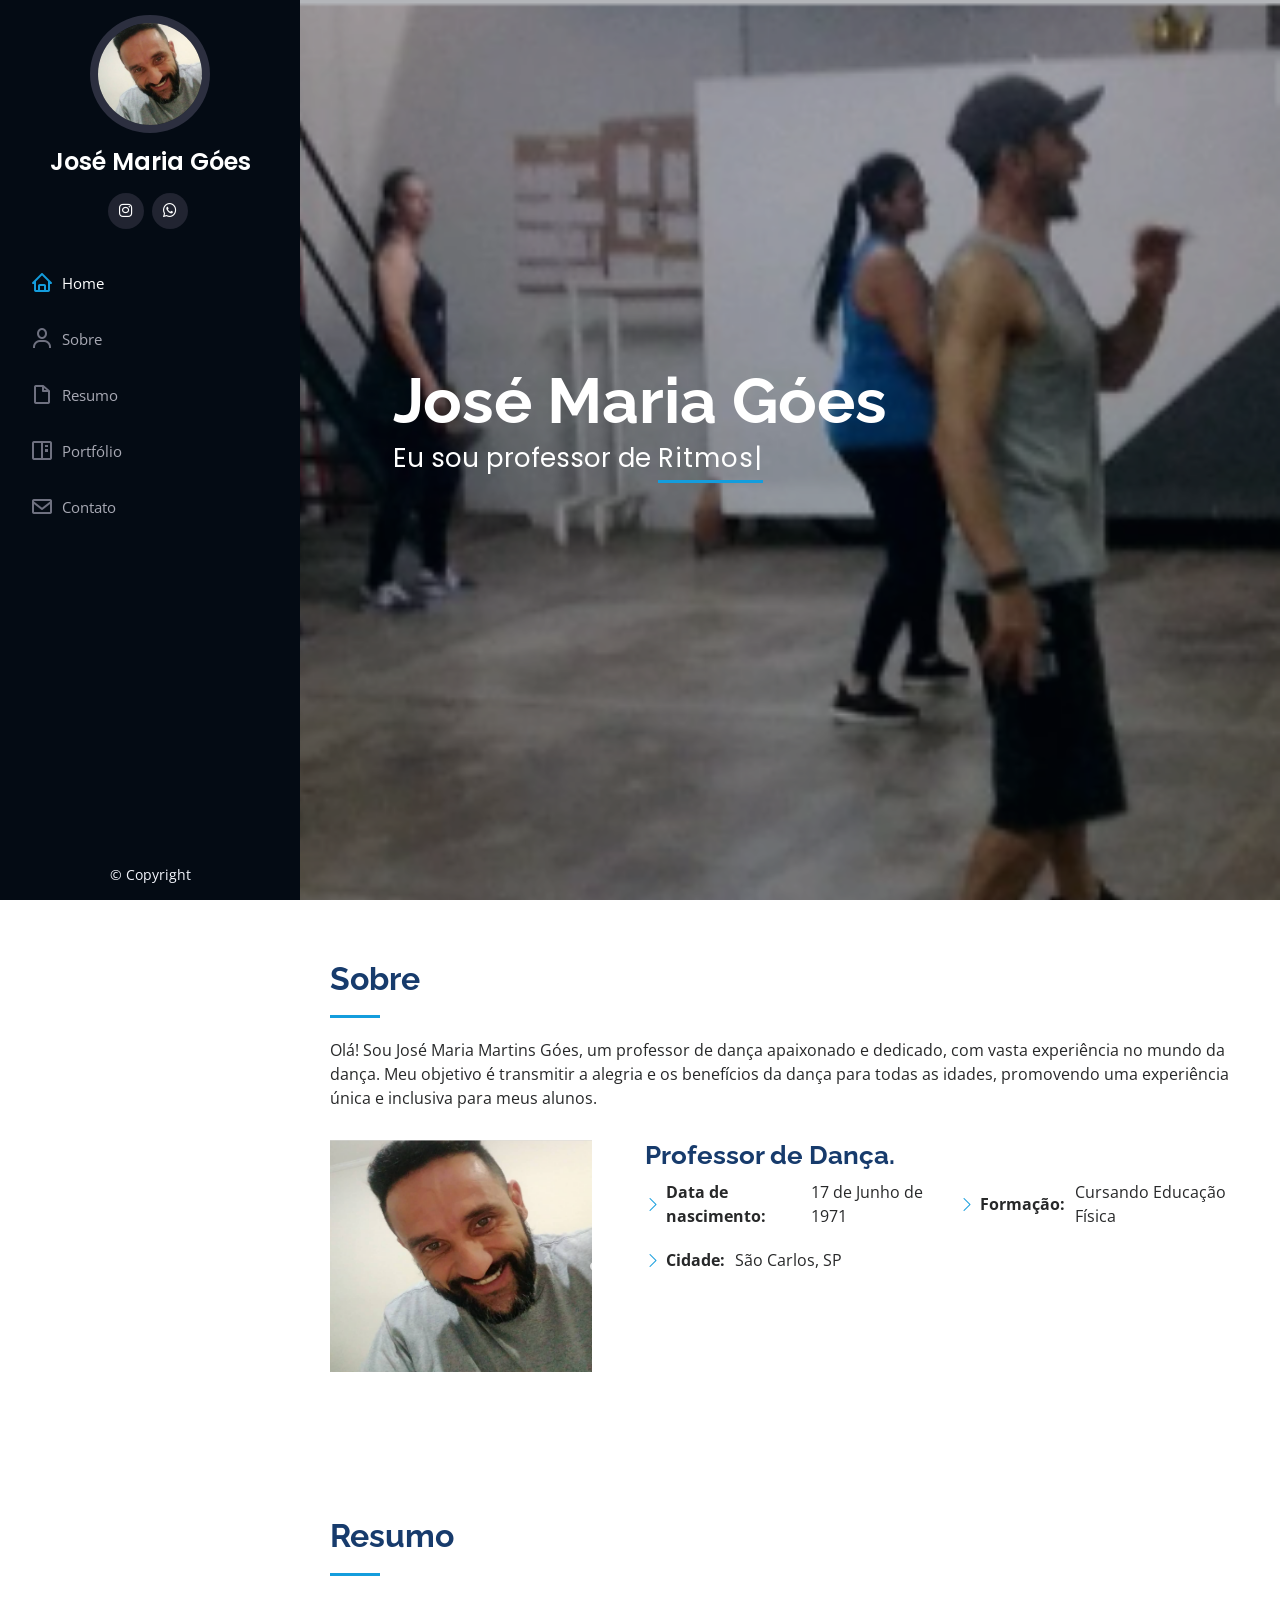
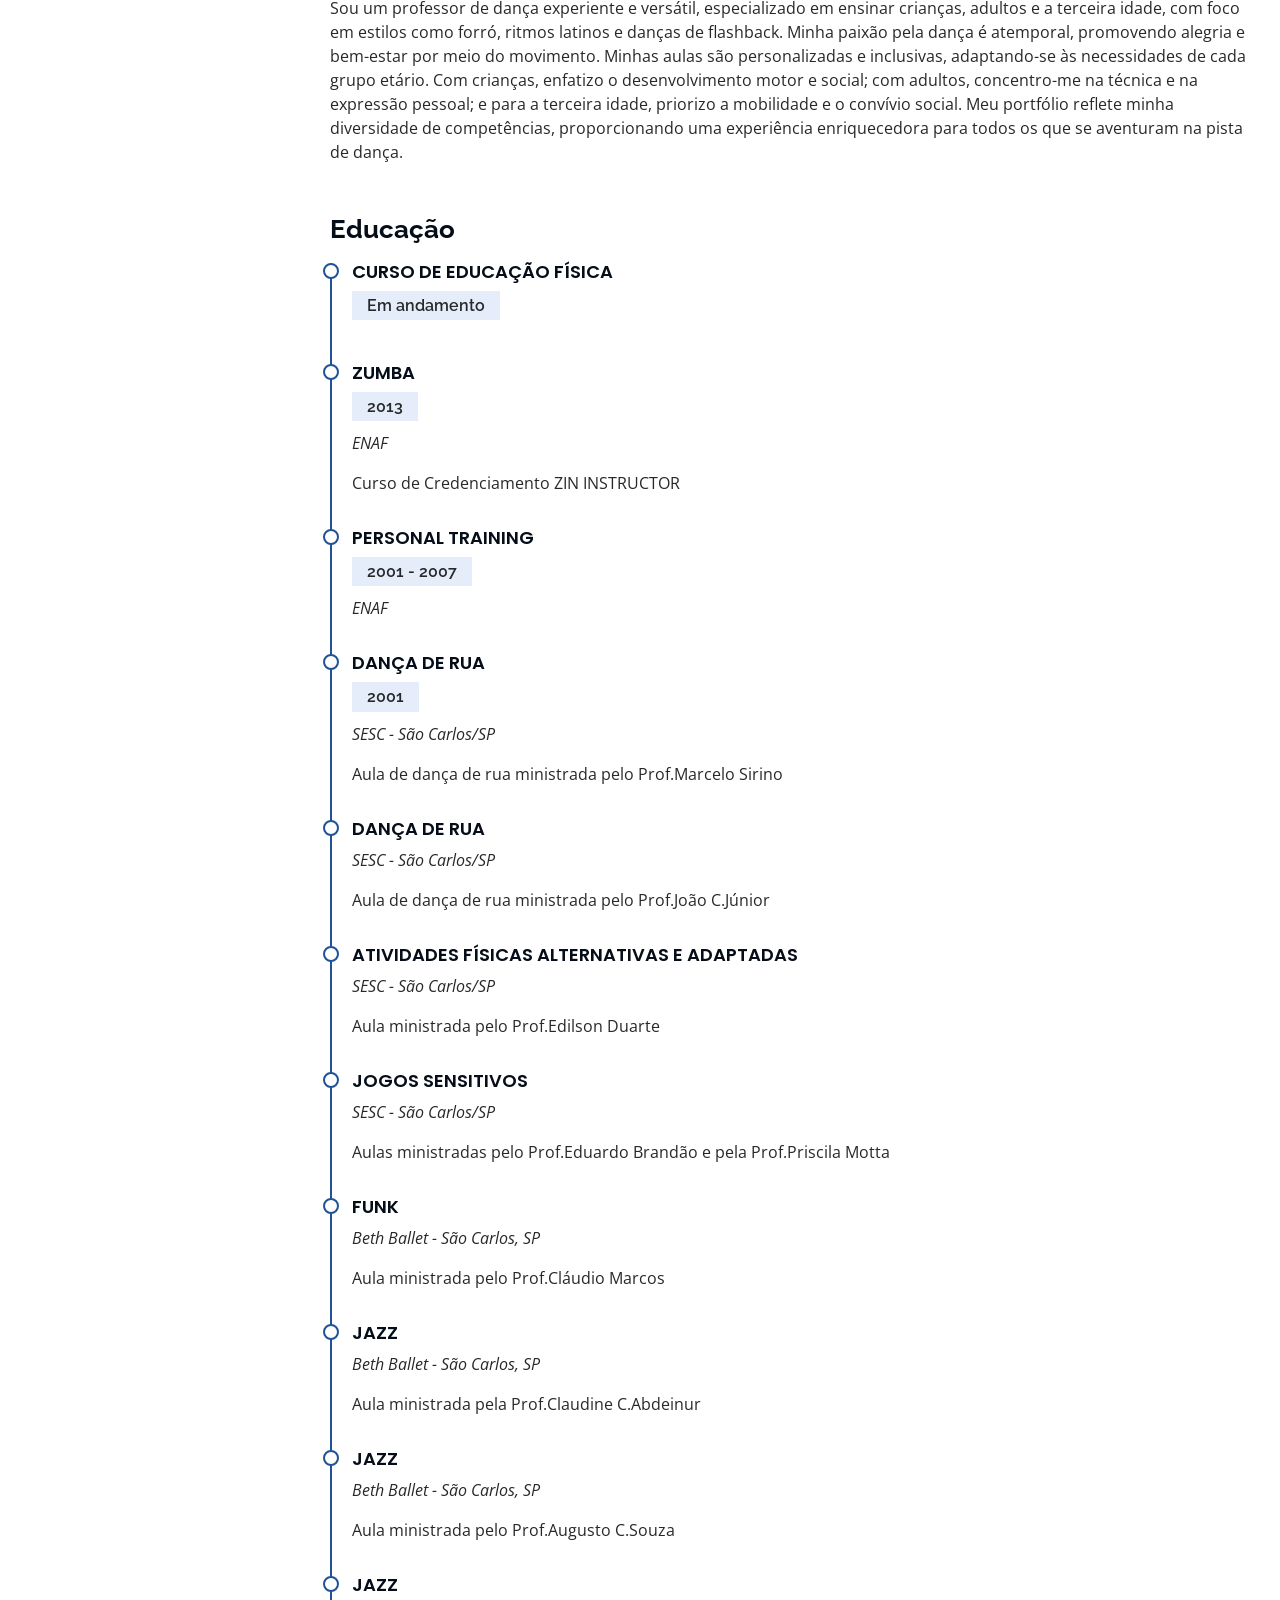
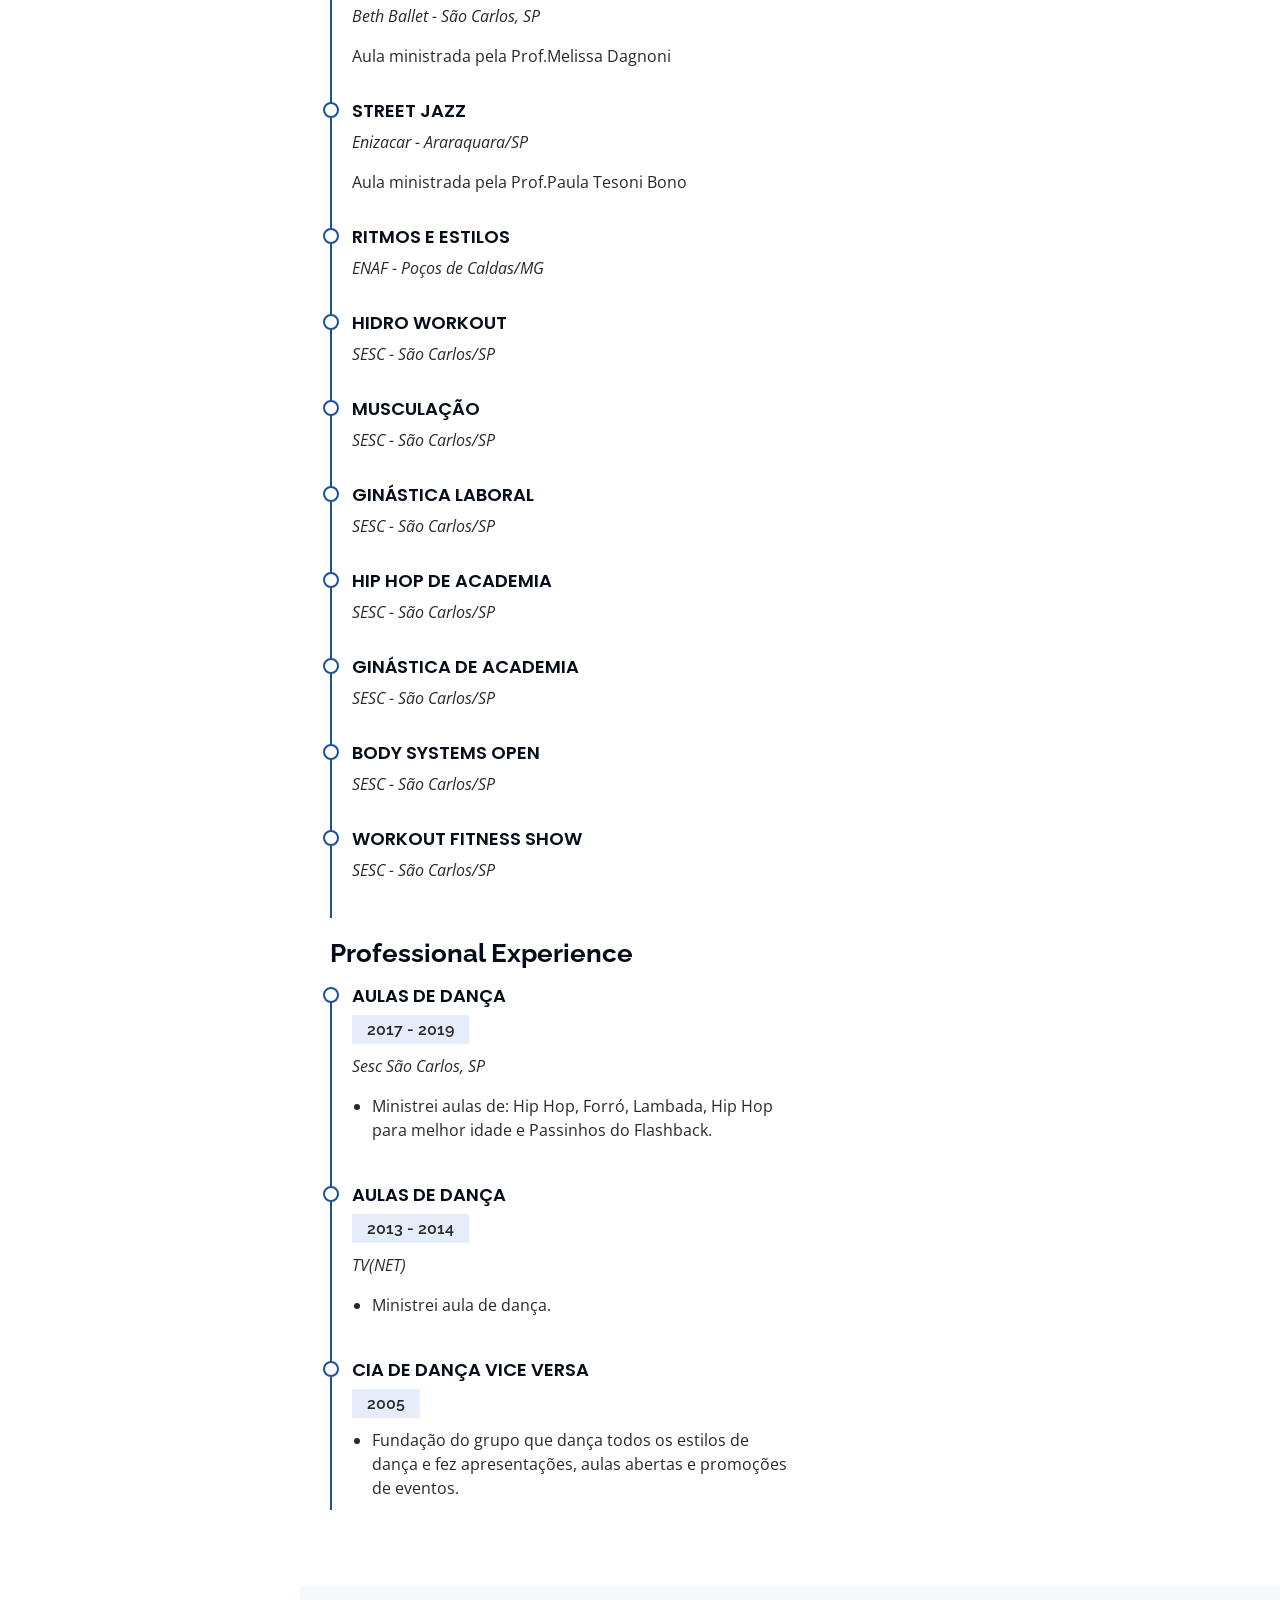
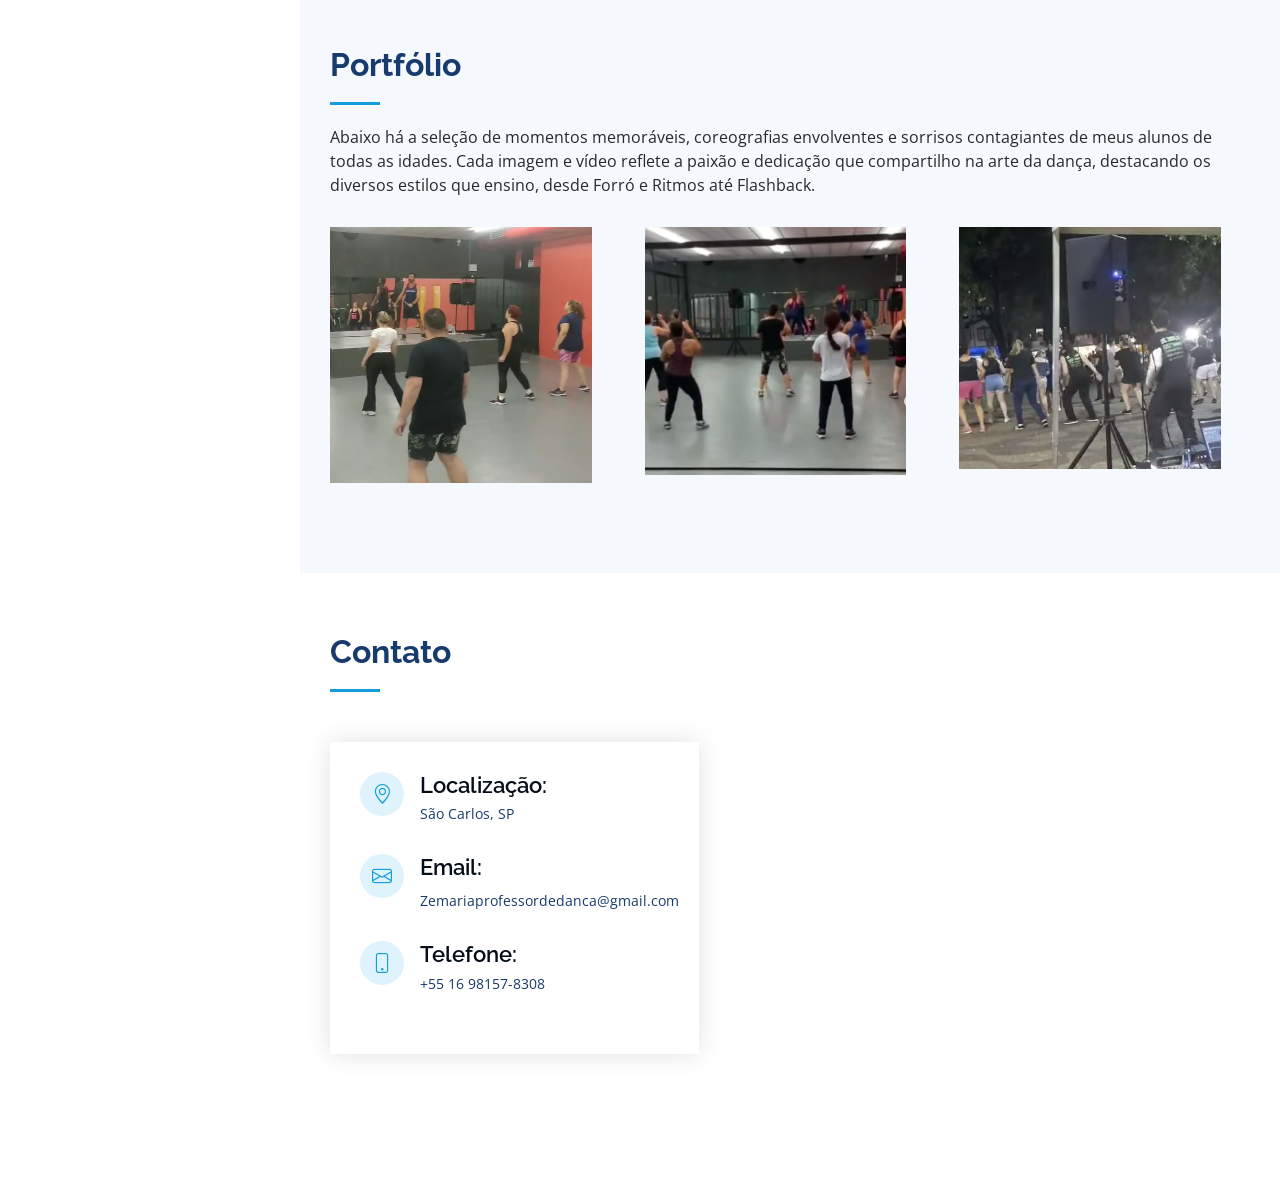
<file: index.html>
<!DOCTYPE html>
<html lang="pt-br">

<head>
  <meta charset="utf-8">
  <meta content="width=device-width, initial-scale=1.0" name="viewport">

  <title>José Maria Góes</title>
  <meta content="" name="description">
  <meta content="" name="keywords">

  <!-- Favicons -->
  <link href="assets/img/favicon.png" rel="icon">
  <link href="assets/img/apple-touch-icon.png" rel="apple-touch-icon">

  <!-- Google Fonts -->
  <link href="https://fonts.googleapis.com/css?family=Open+Sans:300,300i,400,400i,600,600i,700,700i|Raleway:300,300i,400,400i,500,500i,600,600i,700,700i|Poppins:300,300i,400,400i,500,500i,600,600i,700,700i" rel="stylesheet">

  <!-- Vendor CSS Files -->
  <link href="assets/vendor/aos/aos.css" rel="stylesheet">
  <link href="assets/vendor/bootstrap/css/bootstrap.min.css" rel="stylesheet">
  <link href="assets/vendor/bootstrap-icons/bootstrap-icons.css" rel="stylesheet">
  <link href="assets/vendor/boxicons/css/boxicons.min.css" rel="stylesheet">
  <link href="assets/vendor/glightbox/css/glightbox.min.css" rel="stylesheet">
  <link href="assets/vendor/swiper/swiper-bundle.min.css" rel="stylesheet">

  <!-- Template Main CSS File -->
  <link href="assets/css/style.css" rel="stylesheet">

  <!-- =======================================================
  * Template Name: iPortfolio
  * Updated: Sep 18 2023 with Bootstrap v5.3.2
  * Template URL: https://bootstrapmade.com/iportfolio-bootstrap-portfolio-websites-template/
  * Author: BootstrapMade.com
  * License: https://bootstrapmade.com/license/
  ======================================================== -->
</head>

<body>

  <!-- ======= Mobile nav toggle button ======= -->
  <i class="bi bi-list mobile-nav-toggle d-xl-none"></i>

  <!-- ======= Header ======= -->
  <header id="header">
    <div class="d-flex flex-column">

      <div class="profile">
        <img src="assets/img/perfilProf.png" alt="" class="img-fluid rounded-circle">
        <h1 class="text-light"><a href="index.html">José Maria Góes</a></h1>
        <div class="social-links mt-3 text-center">

          <a href="https://www.instagram.com/zemariaprofessordedanca/" class="instagram"><i class="bx bxl-instagram"></i></a>

          <a href="https://wa.me/5516981578308?text=Olá%2C%20como%20vai%3F%20Vi%20seu%20portfólio%20e%20estou%20entrando%20em%20contato"><i class="bx bxl-whatsapp"></i></a>
        </div>
      </div>

      <nav id="navbar" class="nav-menu navbar">
        <ul>
          <li><a href="#hero" class="nav-link scrollto active"><i class="bx bx-home"></i> <span>Home</span></a></li>
          <li><a href="#about" class="nav-link scrollto"><i class="bx bx-user"></i> <span>Sobre</span></a></li>
          <li><a href="#resume" class="nav-link scrollto"><i class="bx bx-file-blank"></i> <span>Resumo</span></a></li>
          <li><a href="#portfolio" class="nav-link scrollto"><i class="bx bx-book-content"></i> <span>Portfólio</span></a></li>
          <li><a href="#contact" class="nav-link scrollto"><i class="bx bx-envelope"></i> <span>Contato</span></a></li>
        </ul>
      </nav><!-- .nav-menu -->
    </div>
  </header><!-- End Header -->

  <!-- ======= Hero Section ======= -->
  <section id="hero" class="d-flex flex-column justify-content-center align-items-center">
    <div class="hero-container" data-aos="fade-in">
      <h1>José Maria Góes</h1>
      <p>Eu sou professor de <span class="typed" data-typed-items="Ritmos, Flashback, Forró, "></span></p>
    </div>
  </section><!-- End Hero -->

  <main id="main">

    <!-- ======= About Section ======= -->
    <section id="about" class="about">
      <div class="container">

        <div class="section-title">
          <h2>Sobre</h2>
          <p> 
            Olá! Sou José Maria Martins Góes, um professor de dança apaixonado e dedicado, com vasta experiência no mundo da dança. Meu objetivo é transmitir a alegria e os benefícios da dança para todas as idades, promovendo uma experiência única e inclusiva para meus alunos.
            </p>
        </div>

        <div class="row">
          <div class="col-lg-4" data-aos="fade-right">
            <img src="assets/img/perfilProf.png" class="img-fluid" alt="">
          </div>
          <div class="col-lg-8 pt-4 pt-lg-0 content" data-aos="fade-left">
            <h3>Professor de Dança.</h3>
            <div class="row">
              <div class="col-lg-6">
                <ul>
                  <li><i class="bi bi-chevron-right"></i> <strong>Data de nascimento:</strong> <span>17 de Junho de 1971</span></li>
                  <li><i class="bi bi-chevron-right"></i> <strong>Cidade:</strong> <span>São Carlos, SP</span></li>
                </ul>
              </div>
              <div class="col-lg-6">
                <ul>
                  <li><i class="bi bi-chevron-right"></i> <strong>Formação:</strong><span> Cursando Educação Física</span></li>
                </ul>
              </div>
            </div>
          </div>
        </div>

      </div>
    </section><!-- End About Section -->


    <!-- ======= Resume Section ======= -->
    <section id="resume" class="resume">
      <div class="container">

        <div class="section-title">
          <h2>Resumo</h2>
          Sou um professor de dança experiente e versátil, especializado em ensinar crianças, adultos e a terceira idade, com foco em estilos como forró, ritmos latinos e danças de flashback. Minha paixão pela dança é atemporal, promovendo alegria e bem-estar por meio do movimento. Minhas aulas são personalizadas e inclusivas, adaptando-se às necessidades de cada grupo etário. Com crianças, enfatizo o desenvolvimento motor e social; com adultos, concentro-me na técnica e na expressão pessoal; e para a terceira idade, priorizo a mobilidade e o convívio social. Meu portfólio reflete minha diversidade de competências, proporcionando uma experiência enriquecedora para todos os que se aventuram na pista de dança.
        </div>

            <h3 class="resume-title">Educação</h3>
            <div class="resume-item">
              <h4>Curso de Educação Física</h4>
              <h5>Em andamento</h5>
              <p><em> </em></p>
              <p> </p>
            </div>

              <div class="resume-item">
                <h4>Zumba</h4>
                <h5>2013</h5>
                <p><em> ENAF</em></p>
                <p> Curso de Credenciamento ZIN INSTRUCTOR</p>
              </div>
              
              <div class="resume-item">
                <h4>Personal Training</h4>
                <h5>2001 - 2007</h5>
                <p><em>ENAF</em></p>
              </div>
            
            <div class="resume-item">
              <h4>Dança de Rua</h4>
              <h5>2001</h5>
              <p><em> SESC - São Carlos/SP</em></p>
              <p> Aula de dança de rua ministrada pelo Prof.Marcelo Sirino</p>
            </div>

            <div class="resume-item">
              <h4>Dança de Rua</h4>
              <p><em> SESC - São Carlos/SP</em></p>
              <p> Aula de dança de rua ministrada pelo Prof.João C.Júnior</p>
            </div>
            <div class="resume-item">
              <h4>Atividades Físicas Alternativas e Adaptadas</h4>
              <p><em> SESC - São Carlos/SP</em></p>
              <p> Aula ministrada pelo Prof.Edilson Duarte</p>
            </div>
            <div class="resume-item">
              <h4>Jogos Sensitivos</h4>
              <p><em> SESC - São Carlos/SP</em></p>
              <p> Aulas ministradas pelo Prof.Eduardo Brandão e pela Prof.Priscila Motta</p>
            </div>
          <div class="resume-item">
            <h4>Funk</h4>
            <p><em> Beth Ballet - São Carlos, SP</em></p>
            <p> Aula ministrada pelo Prof.Cláudio Marcos</p>
          </div>
          <div class="resume-item">
            <h4>Jazz</h4>
            <p><em> Beth Ballet - São Carlos, SP</em></p>
            <p> Aula ministrada pela Prof.Claudine C.Abdeinur</p>
          </div>
          <div class="resume-item">
            <h4>Jazz</h4>
            <p><em> Beth Ballet - São Carlos, SP</em></p>
            <p> Aula ministrada pelo Prof.Augusto C.Souza</p>
          </div>
          <div class="resume-item">
            <h4>Jazz</h4>
            <p><em> Beth Ballet - São Carlos, SP</em></p>
            <p> Aula ministrada pela Prof.Melissa Dagnoni</p>
          </div>
          <div class="resume-item">
            <h4>Street Jazz</h4>
            <p><em> Enizacar - Araraquara/SP</em></p>
            <p> Aula ministrada pela Prof.Paula Tesoni Bono</p>
          </div>
          <div class="resume-item">
            <h4>Ritmos e estilos</h4>
            <p><em> ENAF - Poços de Caldas/MG</em></p>
          </div>
          <div class="resume-item">
            <h4>Hidro Workout</h4>
            <p><em> SESC - São Carlos/SP</em></p>
          </div>
          <div class="resume-item">
            <h4>Musculação</h4>
            <p><em> SESC - São Carlos/SP</em></p>
          </div>
          <div class="resume-item">
            <h4>Ginástica Laboral</h4>
            <p><em> SESC - São Carlos/SP</em></p>
          </div>
          <div class="resume-item">
            <h4>Hip Hop de academia</h4>
            <p><em> SESC - São Carlos/SP</em></p>
          </div>
          <div class="resume-item">
            <h4>Ginástica de academia</h4>
            <p><em> SESC - São Carlos/SP</em></p>
          </div>
          <div class="resume-item">
            <h4>Body Systems Open</h4>
            <p><em> SESC - São Carlos/SP</em></p>
          </div>
          <div class="resume-item">
            <h4>Workout Fitness Show</h4>
            <p><em> SESC - São Carlos/SP</em></p>
          </div>
       
         
          <div class="col-lg-6" data-aos="fade-up" data-aos-delay="100">
            <h3 class="resume-title">Professional Experience</h3>
            <div class="resume-item">
              <h4> Aulas de dança</h4>
              <h5>2017 - 2019</h5>
              <p><em>Sesc São Carlos, SP</em></p>
              <ul>
                <li>Ministrei aulas de: Hip Hop, Forró, Lambada, Hip Hop para melhor idade e Passinhos do Flashback.</li>
              </ul>
            </div>
            <div class="resume-item">
              <h4>Aulas de dança</h4>
              <h5>2013 - 2014</h5>
              <p><em> TV(NET)</em></p>
              <ul>
                <li>Ministrei aula de dança.</li>
              </ul>
            </div>
            <div class="resume-item">
              <h4>Cia de Dança Vice Versa</h4>
              <h5>2005</h5>
              <ul>
                <li>Fundação do grupo que dança todos os estilos de dança e fez apresentações, aulas abertas e promoções de eventos.</li>
              </ul>
            </div>

      </div>
    </section><!-- End Resume Section -->

    <!-- ======= Portfolio Section ======= -->
    <section id="portfolio" class="portfolio section-bg">
      <div class="container">

        <div class="section-title">
          <h2>Portfólio</h2>
          <p> Abaixo há a seleção de momentos memoráveis, coreografias envolventes e sorrisos contagiantes de meus alunos de todas as idades. Cada imagem e vídeo reflete a paixão e dedicação que compartilho na arte da dança, destacando os diversos estilos que ensino, desde Forró e Ritmos até Flashback. </p>
        </div>

        <div class="row portfolio-container" data-aos="fade-up" data-aos-delay="100">

          <div class="col-lg-4 col-md-6 portfolio-item filter-app">
            <div class="portfolio-wrap">
              <img src="assets/img/portfolio/evento1.png" class="img-fluid" alt="">
              <div class="portfolio-links">
                <a href="portfolio-details.html" ><i class="bx bx-plus"></i></a>
              </div>
            </div>
          </div>

          <div class="col-lg-4 col-md-6 portfolio-item filter-web">
            <div class="portfolio-wrap">
              <img src="assets/img/portfolio/evento4.png" class="img-fluid" alt="">
              <div class="portfolio-links">
                <a href="portfolio-details.html" ><i class="bx bx-plus"></i></a>
              </div>
            </div>
          </div>

          <div class="col-lg-4 col-md-6 portfolio-item filter-app">
            <div class="portfolio-wrap">
              <img src="assets/img/portfolio/evento5.png" class="img-fluid" alt="">
              <div class="portfolio-links">
                <a href="portfolio-details.html" ><i class="bx bx-plus"></i></a>
              </div>
            </div>
          </div>


        </div>

      </div>
    </section><!-- End Portfolio Section -->
    
    <!-- ======= Contact Section ======= -->
    <section id="contact" class="contact">
      <div class="container">

        <div class="section-title">
          <h2>Contato</h2>
        </div>

        <div class="row" data-aos="fade-in">

          <div class="col-lg-5 d-flex align-items-stretch">
            <div class="info">
              <div class="address">
                <i class="bi bi-geo-alt"></i>
                <h4>Localização:</h4>
                <p>São Carlos, SP</p>
              </div>

              <div class="email">
                <i class="bi bi-envelope"></i>
                <h4>Email:</h4>
                <p>Zemariaprofessordedanca@gmail.com</p>
              </div>

              <div class="phone">
                <i class="bi bi-phone"></i>
                <h4>Telefone:</h4>
                <p>+55 16 98157-8308</p>
              </div>

            </div>

          </div>

    </section><!-- End Contact Section -->

  </main><!-- End #main -->

  <!-- ======= Footer ======= -->
  <footer id="footer">
    <div class="container">
      <div class="copyright">
        &copy; Copyright <strong></strong>
      </div>
    </div>
  </footer><!-- End  Footer -->

  <a href="#" class="back-to-top d-flex align-items-center justify-content-center"><i class="bi bi-arrow-up-short"></i></a>

  <!-- Vendor JS Files -->
  <script src="assets/vendor/purecounter/purecounter_vanilla.js"></script>
  <script src="assets/vendor/aos/aos.js"></script>
  <script src="assets/vendor/bootstrap/js/bootstrap.bundle.min.js"></script>
  <script src="assets/vendor/glightbox/js/glightbox.min.js"></script>
  <script src="assets/vendor/isotope-layout/isotope.pkgd.min.js"></script>
  <script src="assets/vendor/swiper/swiper-bundle.min.js"></script>
  <script src="assets/vendor/typed.js/typed.umd.js"></script>
  <script src="assets/vendor/waypoints/noframework.waypoints.js"></script>
  <script src="assets/vendor/php-email-form/validate.js"></script>

  <!-- Template Main JS File -->
  <script src="assets/js/main.js"></script>

</body>

</html>
</file>
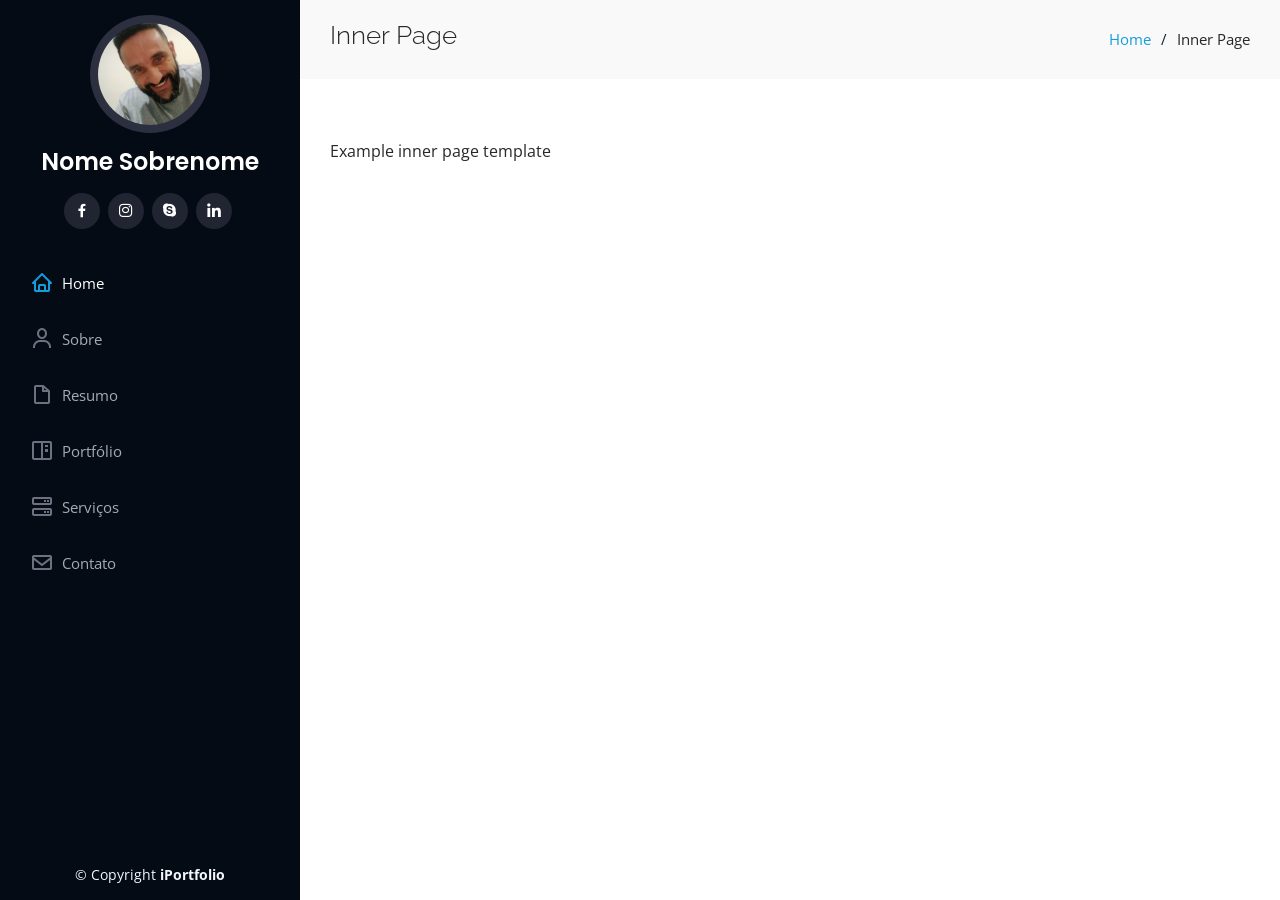
<file: inner-page.html>
<!DOCTYPE html>
<html lang="pt-br">

<head>
  <meta charset="utf-8">
  <meta content="width=device-width, initial-scale=1.0" name="viewport">

  <title>Inner Page - iPortfolio Bootstrap Template</title>
  <meta content="" name="description">
  <meta content="" name="keywords">

  <!-- Favicons -->
  <link href="assets/img/favicon.png" rel="icon">
  <link href="assets/img/apple-touch-icon.png" rel="apple-touch-icon">

  <!-- Google Fonts -->
  <link href="https://fonts.googleapis.com/css?family=Open+Sans:300,300i,400,400i,600,600i,700,700i|Raleway:300,300i,400,400i,500,500i,600,600i,700,700i|Poppins:300,300i,400,400i,500,500i,600,600i,700,700i" rel="stylesheet">

  <!-- Vendor CSS Files -->
  <link href="assets/vendor/aos/aos.css" rel="stylesheet">
  <link href="assets/vendor/bootstrap/css/bootstrap.min.css" rel="stylesheet">
  <link href="assets/vendor/bootstrap-icons/bootstrap-icons.css" rel="stylesheet">
  <link href="assets/vendor/boxicons/css/boxicons.min.css" rel="stylesheet">
  <link href="assets/vendor/glightbox/css/glightbox.min.css" rel="stylesheet">
  <link href="assets/vendor/swiper/swiper-bundle.min.css" rel="stylesheet">

  <!-- Template Main CSS File -->
  <link href="assets/css/style.css" rel="stylesheet">

  <!-- =======================================================
  * Template Name: iPortfolio
  * Updated: Sep 18 2023 with Bootstrap v5.3.2
  * Template URL: https://bootstrapmade.com/iportfolio-bootstrap-portfolio-websites-template/
  * Author: BootstrapMade.com
  * License: https://bootstrapmade.com/license/
  ======================================================== -->
</head>

<body>

  <!-- ======= Mobile nav toggle button ======= -->
  <i class="bi bi-list mobile-nav-toggle d-xl-none"></i>

  <!-- ======= Header ======= -->
  <header id="header">
    <div class="d-flex flex-column">

      <div class="profile">
        <img src="assets/img/perfilProf.png" alt="" class="img-fluid rounded-circle">
        <h1 class="text-light"><a href="index.html">Nome Sobrenome</a></h1>
        <div class="social-links mt-3 text-center">
          <a href="#" class="facebook"><i class="bx bxl-facebook"></i></a>
          <a href="#" class="instagram"><i class="bx bxl-instagram"></i></a>
          <a href="#" class="google-plus"><i class="bx bxl-skype"></i></a>
          <a href="#" class="linkedin"><i class="bx bxl-linkedin"></i></a>
        </div>
      </div>

      <nav id="navbar" class="nav-menu navbar">
        <ul>
          <li><a href="#hero" class="nav-link scrollto active"><i class="bx bx-home"></i> <span>Home</span></a></li>
          <li><a href="#about" class="nav-link scrollto"><i class="bx bx-user"></i> <span>Sobre</span></a></li>
          <li><a href="#resume" class="nav-link scrollto"><i class="bx bx-file-blank"></i> <span>Resumo</span></a></li>
          <li><a href="#portfolio" class="nav-link scrollto"><i class="bx bx-book-content"></i> <span>Portfólio</span></a></li>
          <li><a href="#services" class="nav-link scrollto"><i class="bx bx-server"></i> <span>Serviços</span></a></li>
          <li><a href="#contact" class="nav-link scrollto"><i class="bx bx-envelope"></i> <span>Contato</span></a></li>
        </ul>
      </nav><!-- .nav-menu -->
    </div>
  </header><!-- End Header -->

  <main id="main">

    <!-- ======= Breadcrumbs ======= -->
    <section class="breadcrumbs">
      <div class="container">

        <div class="d-flex justify-content-between align-items-center">
          <h2>Inner Page</h2>
          <ol>
            <li><a href="index.html">Home</a></li>
            <li>Inner Page</li>
          </ol>
        </div>

      </div>
    </section><!-- End Breadcrumbs -->

    <section class="inner-page">
      <div class="container">
        <p>
          Example inner page template
        </p>
      </div>
    </section>

  </main><!-- End #main -->

  <!-- ======= Footer ======= -->
  <footer id="footer">
    <div class="container">
      <div class="copyright">
        &copy; Copyright <strong><span>iPortfolio</span></strong>
      </div>
    </div>
  </footer><!-- End  Footer -->

  <a href="#" class="back-to-top d-flex align-items-center justify-content-center"><i class="bi bi-arrow-up-short"></i></a>

  <!-- Vendor JS Files -->
  <script src="assets/vendor/purecounter/purecounter_vanilla.js"></script>
  <script src="assets/vendor/aos/aos.js"></script>
  <script src="assets/vendor/bootstrap/js/bootstrap.bundle.min.js"></script>
  <script src="assets/vendor/glightbox/js/glightbox.min.js"></script>
  <script src="assets/vendor/isotope-layout/isotope.pkgd.min.js"></script>
  <script src="assets/vendor/swiper/swiper-bundle.min.js"></script>
  <script src="assets/vendor/typed.js/typed.umd.js"></script>
  <script src="assets/vendor/waypoints/noframework.waypoints.js"></script>
  <script src="assets/vendor/php-email-form/validate.js"></script>

  <!-- Template Main JS File -->
  <script src="assets/js/main.js"></script>

</body>

</html>
</file>
<file: assets/css/style.css>
/**
* Template Name: iPortfolio
* Updated: Sep 18 2023 with Bootstrap v5.3.2
* Template URL: https://bootstrapmade.com/iportfolio-bootstrap-portfolio-websites-template/
* Author: BootstrapMade.com
* License: https://bootstrapmade.com/license/
*/

/*--------------------------------------------------------------
# General
--------------------------------------------------------------*/
body {
  font-family: "Open Sans", sans-serif;
  color: #272829;
}

a {
  color: #149ddd;
  text-decoration: none;
}

a:hover {
  color: #37b3ed;
  text-decoration: none;
}

h1,
h2,
h3,
h4,
h5,
h6 {
  font-family: "Raleway", sans-serif;
}
.img-fluid{
  width: 90%; /* Defina a largura desejada */
  max-height: 90%; /* Ajuste a altura máxima desejada */
  }
/*---------------------------------------------------------
# Video

--------------------------------------------------------------*/



.video-custom {
  width: 80%; /* Defina a largura desejada */
  max-height: 66%; /* Ajuste a altura máxima desejada */
}

/*--------------------------------------------------------------
# Back to top button
--------------------------------------------------------------*/
.back-to-top {
  position: fixed;
  visibility: hidden;
  opacity: 0;
  right: 15px;
  bottom: 15px;
  z-index: 996;
  background: #149ddd;
  width: 40px;
  height: 40px;
  border-radius: 50px;
  transition: all 0.4s;
}

.back-to-top i {
  font-size: 28px;
  color: #fff;
  line-height: 0;
}

.back-to-top:hover {
  background: #2eafec;
  color: #fff;
}

.back-to-top.active {
  visibility: visible;
  opacity: 1;
}

/*--------------------------------------------------------------
# Header
--------------------------------------------------------------*/
#header {
  position: fixed;
  top: 0;
  left: 0;
  bottom: 0;
  width: 300px;
  transition: all ease-in-out 0.5s;
  z-index: 9997;
  transition: all 0.5s;
  padding: 0 15px;
  background: #040b14;
  overflow-y: auto;
}

#header .profile img {
  margin: 15px auto;
  display: block;
  width: 120px;
  border: 8px solid #2c2f3f;
}

#header .profile h1 {
  font-size: 24px;
  margin: 0;
  padding: 0;
  font-weight: 600;
  -moz-text-align-last: center;
  text-align-last: center;
  font-family: "Poppins", sans-serif;
}

#header .profile h1 a,
#header .profile h1 a:hover {
  color: #fff;
  text-decoration: none;
}

#header .profile .social-links a {
  font-size: 18px;
  display: inline-block;
  background: #212431;
  color: #fff;
  line-height: 1;
  padding: 8px 0;
  margin-right: 4px;
  border-radius: 50%;
  text-align: center;
  width: 36px;
  height: 36px;
  transition: 0.3s;
}

#header .profile .social-links a:hover {
  background: #149ddd;
  color: #fff;
  text-decoration: none;
}

#main {
  margin-left: 300px;
}

.container,
.container-fluid {
  padding-left: 30px;
  padding-right: 30px;
}

@media (max-width: 1199px) {
  #header {
    left: -300px;
  }

  #main {
    margin-left: 0;
  }

  .container,
  .container-fluid {
    padding-left: 12px;
    padding-right: 12px;
  }
}

/*--------------------------------------------------------------
# Navigation Menu
--------------------------------------------------------------*/
/* Desktop Navigation */
.nav-menu {
  padding: 30px 0 0 0;
  overflow: auto;
}

.nav-menu * {
  margin: 0;
  padding: 0;
  list-style: none;
}

.nav-menu>ul>li {
  position: relative;
  white-space: nowrap;
}

.nav-menu a,
.nav-menu a:focus {
  display: flex;
  align-items: center;
  color: #a8a9b4;
  padding: 12px 15px;
  margin-bottom: 8px;
  transition: 0.3s;
  font-size: 15px;
}

.nav-menu a i,
.nav-menu a:focus i {
  font-size: 24px;
  padding-right: 8px;
  color: #6f7180;
}

.nav-menu a:hover,
.nav-menu .active,
.nav-menu .active:focus,
.nav-menu li:hover>a {
  text-decoration: none;
  color: #fff;
}

.nav-menu a:hover i,
.nav-menu .active i,
.nav-menu .active:focus i,
.nav-menu li:hover>a i {
  color: #149ddd;
}

/* Mobile Navigation */
.mobile-nav-toggle {
  position: fixed;
  right: 15px;
  top: 15px;
  z-index: 9998;
  border: 0;
  font-size: 24px;
  transition: all 0.4s;
  outline: none !important;
  background-color: #149ddd;
  color: #fff;
  width: 40px;
  height: 40px;
  display: inline-flex;
  align-items: center;
  justify-content: center;
  line-height: 0;
  border-radius: 50px;
  cursor: pointer;
}

.mobile-nav-active {
  overflow: hidden;
}

.mobile-nav-active #header {
  left: 0;
}

/*--------------------------------------------------------------
# Hero Section
--------------------------------------------------------------*/
#hero {
  width: 100%;
  height: 100vh;
  background: url("../img/turma.png") top center;
  background-size: cover;
}

#hero:before {
  content: "";
  background: rgba(5, 13, 24, 0.3);
  position: absolute;
  bottom: 0;
  top: 0;
  left: 0;
  right: 0;
  z-index: 1;
}

#hero .hero-container {
  position: relative;
  z-index: 2;
  min-width: 300px;
}

#hero h1 {
  margin: 0 0 10px 0;
  font-size: 64px;
  font-weight: 700;
  line-height: 56px;
  color: #fff;
}

#hero p {
  color: #fff;
  margin-bottom: 50px;
  font-size: 26px;
  font-family: "Poppins", sans-serif;
}

#hero p span {
  color: #fff;
  padding-bottom: 4px;
  letter-spacing: 1px;
  border-bottom: 3px solid #149ddd;
}

@media (min-width: 1024px) {
  #hero {
    background-attachment: fixed;
  }
}

@media (max-width: 768px) {
  #hero h1 {
    font-size: 28px;
    line-height: 36px;
  }

  #hero h2 {
    font-size: 18px;
    line-height: 24px;
    margin-bottom: 30px;
  }
}

/*--------------------------------------------------------------
# Sections General
--------------------------------------------------------------*/
section {
  padding: 60px 0;
  overflow: hidden;
}

.section-bg {
  background: #f5f8fd;
}

.section-title {
  padding-bottom: 30px;
}

.section-title h2 {
  font-size: 32px;
  font-weight: bold;
  margin-bottom: 20px;
  padding-bottom: 20px;
  position: relative;
  color: #173b6c;
}

.section-title h2::after {
  content: "";
  position: absolute;
  display: block;
  width: 50px;
  height: 3px;
  background: #149ddd;
  bottom: 0;
  left: 0;
}

.section-title p {
  margin-bottom: 0;
}

/*--------------------------------------------------------------
# About
--------------------------------------------------------------*/
.about .content h3 {
  font-weight: 700;
  font-size: 26px;
  color: #173b6c;
}

.about .content ul {
  list-style: none;
  padding: 0;
}

.about .content ul li {
  margin-bottom: 20px;
  display: flex;
  align-items: center;
}

.about .content ul strong {
  margin-right: 10px;
}

.about .content ul i {
  font-size: 16px;
  margin-right: 5px;
  color: #149ddd;
  line-height: 0;
}

.about .content p:last-child {
  margin-bottom: 0;
}

/*--------------------------------------------------------------
# Facts
--------------------------------------------------------------*/
.facts {
  padding-bottom: 30px;
}

.facts .count-box {
  padding: 30px;
  width: 100%;
}

.facts .count-box i {
  display: block;
  font-size: 44px;
  color: #149ddd;
  float: left;
  line-height: 0;
}

.facts .count-box span {
  font-size: 48px;
  line-height: 40px;
  display: block;
  font-weight: 700;
  color: #050d18;
  margin-left: 60px;
}

.facts .count-box p {
  padding: 15px 0 0 0;
  margin: 0 0 0 60px;
  font-family: "Raleway", sans-serif;
  font-size: 14px;
  color: #122f57;
}

.facts .count-box a {
  font-weight: 600;
  display: block;
  margin-top: 20px;
  color: #122f57;
  font-size: 15px;
  font-family: "Poppins", sans-serif;
  transition: ease-in-out 0.3s;
}

.facts .count-box a:hover {
  color: #1f5297;
}

/*--------------------------------------------------------------
# Akills
--------------------------------------------------------------*/
.skills .progress {
  height: 60px;
  display: block;
  background: none;
  border-radius: 0;
}

.skills .progress .skill {
  padding: 0;
  margin: 0 0 6px 0;
  text-transform: uppercase;
  display: block;
  font-weight: 600;
  font-family: "Poppins", sans-serif;
  color: #050d18;
}

.skills .progress .skill .val {
  float: right;
  font-style: normal;
}

.skills .progress-bar-wrap {
  background: #dce8f8;
  height: 10px;
}

.skills .progress-bar {
  width: 1px;
  height: 10px;
  transition: 0.9s;
  background-color: #149ddd;
}

/*--------------------------------------------------------------
# Resume
--------------------------------------------------------------*/
.resume .resume-title {
  font-size: 26px;
  font-weight: 700;
  margin-top: 20px;
  margin-bottom: 20px;
  color: #050d18;
}

.resume .resume-item {
  padding: 0 0 20px 20px;
  margin-top: -2px;
  border-left: 2px solid #1f5297;
  position: relative;
}

.resume .resume-item h4 {
  line-height: 18px;
  font-size: 18px;
  font-weight: 600;
  text-transform: uppercase;
  font-family: "Poppins", sans-serif;
  color: #050d18;
  margin-bottom: 10px;
}

.resume .resume-item h5 {
  font-size: 16px;
  background: #e4edf9;
  padding: 5px 15px;
  display: inline-block;
  font-weight: 600;
  margin-bottom: 10px;
}

.resume .resume-item ul {
  padding-left: 20px;
}

.resume .resume-item ul li {
  padding-bottom: 10px;
}

.resume .resume-item:last-child {
  padding-bottom: 0;
}

.resume .resume-item::before {
  content: "";
  position: absolute;
  width: 16px;
  height: 16px;
  border-radius: 50px;
  left: -9px;
  top: 0;
  background: #fff;
  border: 2px solid #1f5297;
}

/*--------------------------------------------------------------
# Portfolio
--------------------------------------------------------------*/
.portfolio .portfolio-item {
  margin-bottom: 30px;
}

.portfolio #portfolio-flters {
  padding: 0;
  margin: 0 auto 35px auto;
  list-style: none;
  text-align: center;
  background: #fff;
  border-radius: 50px;
  padding: 2px 15px;
}

.portfolio #portfolio-flters li {
  cursor: pointer;
  display: inline-block;
  padding: 10px 15px 8px 15px;
  font-size: 14px;
  font-weight: 600;
  line-height: 1;
  text-transform: uppercase;
  color: #272829;
  margin-bottom: 5px;
  transition: all 0.3s ease-in-out;
}

.portfolio #portfolio-flters li:hover,
.portfolio #portfolio-flters li.filter-active {
  color: #149ddd;
}

.portfolio #portfolio-flters li:last-child {
  margin-right: 0;
}

.portfolio .portfolio-wrap {
  transition: 0.3s;
  position: relative;
  overflow: hidden;
  z-index: 1;
}

.portfolio .portfolio-wrap::before {
  content: "";
  background: rgba(255, 255, 255, 0.5);
  position: absolute;
  left: 0;
  right: 0;
  top: 0;
  bottom: 0;
  transition: all ease-in-out 0.3s;
  z-index: 2;
  opacity: 0;
}

.portfolio .portfolio-wrap .portfolio-links {
  opacity: 1;
  left: 0;
  right: 0;
  bottom: -60px;
  z-index: 3;
  position: absolute;
  transition: all ease-in-out 0.3s;
  display: flex;
  justify-content: center;
}

.portfolio .portfolio-wrap .portfolio-links a {
  color: #fff;
  font-size: 28px;
  text-align: center;
  background: rgba(20, 157, 221, 0.75);
  transition: 0.3s;
  width: 50%;
}

.portfolio .portfolio-wrap .portfolio-links a:hover {
  background: rgba(20, 157, 221, 0.95);
}

.portfolio .portfolio-wrap .portfolio-links a+a {
  border-left: 1px solid #37b3ed;
}

.portfolio .portfolio-wrap:hover::before {
  top: 0;
  left: 0;
  right: 0;
  bottom: 0;
  opacity: 1;
}

.portfolio .portfolio-wrap:hover .portfolio-links {
  opacity: 1;
  bottom: 0;
}

/*--------------------------------------------------------------
# Portfolio Details
--------------------------------------------------------------*/
.portfolio-details {
  padding-top: 40px;
}

.portfolio-details .portfolio-details-slider img {
  width: 100%;
}

.portfolio-details .portfolio-details-slider .swiper-pagination {
  margin-top: 20px;
  position: relative;
}

.portfolio-details .portfolio-details-slider .swiper-pagination .swiper-pagination-bullet {
  width: 12px;
  height: 12px;
  background-color: #fff;
  opacity: 1;
  border: 1px solid #149ddd;
}

.portfolio-details .portfolio-details-slider .swiper-pagination .swiper-pagination-bullet-active {
  background-color: #149ddd;
}

.portfolio-details .portfolio-info {
  padding: 30px;
  box-shadow: 0px 0 30px rgba(5, 13, 24, 0.08);
}

.portfolio-details .portfolio-info h3 {
  font-size: 22px;
  font-weight: 700;
  margin-bottom: 20px;
  padding-bottom: 20px;
  border-bottom: 1px solid #eee;
}

.portfolio-details .portfolio-info ul {
  list-style: none;
  padding: 0;
  font-size: 15px;
}

.portfolio-details .portfolio-info ul li+li {
  margin-top: 10px;
}

.portfolio-details .portfolio-description {
  padding-top: 30px;
}

.portfolio-details .portfolio-description h2 {
  font-size: 26px;
  font-weight: 700;
  margin-bottom: 20px;
}

.portfolio-details .portfolio-description p {
  padding: 0;
}

/*--------------------------------------------------------------
# Services
--------------------------------------------------------------*/
.services .icon-box {
  margin-bottom: 20px;
}

.services .icon {
  float: left;
  display: flex;
  align-items: center;
  justify-content: center;
  width: 54px;
  height: 54px;
  background: #149ddd;
  border-radius: 50%;
  transition: 0.5s;
  border: 1px solid #149ddd;
}

.services .icon i {
  color: #fff;
  font-size: 24px;
  line-height: 0;
}

.services .icon-box:hover .icon {
  background: #fff;
}

.services .icon-box:hover .icon i {
  color: #149ddd;
}

.services .title {
  margin-left: 80px;
  font-weight: 700;
  margin-bottom: 15px;
  font-size: 18px;
}

.services .title a {
  color: #343a40;
}

.services .title a:hover {
  color: #149ddd;
}

.services .description {
  margin-left: 80px;
  line-height: 24px;
  font-size: 14px;
}

/*--------------------------------------------------------------
# Testimonials
--------------------------------------------------------------*/
.testimonials .testimonials-carousel,
.testimonials .testimonials-slider {
  overflow: hidden;
}

.testimonials .testimonial-item {
  box-sizing: content-box;
  text-align: center;
  min-height: 320px;
}

.testimonials .testimonial-item .testimonial-img {
  width: 90px;
  border-radius: 50%;
  margin: 0 auto;
}

.testimonials .testimonial-item h3 {
  font-size: 18px;
  font-weight: bold;
  margin: 10px 0 5px 0;
  color: #111;
}

.testimonials .testimonial-item h4 {
  font-size: 14px;
  color: #999;
  margin: 0;
}

.testimonials .testimonial-item .quote-icon-left,
.testimonials .testimonial-item .quote-icon-right {
  color: #c3e8fa;
  font-size: 26px;
}

.testimonials .testimonial-item .quote-icon-left {
  display: inline-block;
  left: -5px;
  position: relative;
}

.testimonials .testimonial-item .quote-icon-right {
  display: inline-block;
  right: -5px;
  position: relative;
  top: 10px;
}

.testimonials .testimonial-item p {
  font-style: italic;
  margin: 0 15px 15px 15px;
  padding: 20px;
  background: #fff;
  position: relative;
  margin-bottom: 35px;
  border-radius: 6px;
  box-shadow: 0px 2px 15px rgba(0, 0, 0, 0.1);
}

.testimonials .testimonial-item p::after {
  content: "";
  width: 0;
  height: 0;
  border-top: 20px solid #fff;
  border-right: 20px solid transparent;
  border-left: 20px solid transparent;
  position: absolute;
  bottom: -20px;
  left: calc(50% - 20px);
}

.testimonials .swiper-pagination {
  margin-top: 20px;
  position: relative;
}

.testimonials .swiper-pagination .swiper-pagination-bullet {
  width: 12px;
  height: 12px;
  background-color: #fff;
  opacity: 1;
  border: 1px solid #149ddd;
}

.testimonials .swiper-pagination .swiper-pagination-bullet-active {
  background-color: #149ddd;
}

/*--------------------------------------------------------------
# Contact
--------------------------------------------------------------*/
.contact {
  padding-bottom: 130px;
}

.contact .info {
  padding: 30px;
  background: #fff;
  width: 100%;
  box-shadow: 0 0 24px 0 rgba(0, 0, 0, 0.12);
}

.contact .info i {
  font-size: 20px;
  color: #149ddd;
  float: left;
  width: 44px;
  height: 44px;
  background: #dff3fc;
  display: flex;
  justify-content: center;
  align-items: center;
  border-radius: 50px;
  transition: all 0.3s ease-in-out;
}

.contact .info h4 {
  padding: 0 0 0 60px;
  font-size: 22px;
  font-weight: 600;
  margin-bottom: 5px;
  color: #050d18;
}

.contact .info p {
  padding: 0 0 10px 60px;
  margin-bottom: 20px;
  font-size: 14px;
  color: #173b6c;
}

.contact .info .email p {
  padding-top: 5px;
}

.contact .info .social-links {
  padding-left: 60px;
}

.contact .info .social-links a {
  font-size: 18px;
  display: inline-block;
  background: #333;
  color: #fff;
  line-height: 1;
  padding: 8px 0;
  border-radius: 50%;
  text-align: center;
  width: 36px;
  height: 36px;
  transition: 0.3s;
  margin-right: 10px;
}

.contact .info .social-links a:hover {
  background: #149ddd;
  color: #fff;
}

.contact .info .email:hover i,
.contact .info .address:hover i,
.contact .info .phone:hover i {
  background: #149ddd;
  color: #fff;
}

.contact .php-email-form {
  width: 100%;
  padding: 30px;
  background: #fff;
  box-shadow: 0 0 24px 0 rgba(0, 0, 0, 0.12);
}

.contact .php-email-form .form-group {
  padding-bottom: 8px;
}

.contact .php-email-form .validate {
  display: none;
  color: red;
  margin: 0 0 15px 0;
  font-weight: 400;
  font-size: 13px;
}

.contact .php-email-form .error-message {
  display: none;
  color: #fff;
  background: #ed3c0d;
  text-align: left;
  padding: 15px;
  font-weight: 600;
}

.contact .php-email-form .error-message br+br {
  margin-top: 25px;
}

.contact .php-email-form .sent-message {
  display: none;
  color: #fff;
  background: #18d26e;
  text-align: center;
  padding: 15px;
  font-weight: 600;
}

.contact .php-email-form .loading {
  display: none;
  background: #fff;
  text-align: center;
  padding: 15px;
}

.contact .php-email-form .loading:before {
  content: "";
  display: inline-block;
  border-radius: 50%;
  width: 24px;
  height: 24px;
  margin: 0 10px -6px 0;
  border: 3px solid #18d26e;
  border-top-color: #eee;
  animation: animate-loading 1s linear infinite;
}

.contact .php-email-form .form-group {
  margin-bottom: 15px;
}

.contact .php-email-form label {
  padding-bottom: 8px;
}

.contact .php-email-form input,
.contact .php-email-form textarea {
  border-radius: 0;
  box-shadow: none;
  font-size: 14px;
}

.contact .php-email-form input {
  height: 44px;
}

.contact .php-email-form textarea {
  padding: 10px 15px;
}

.contact .php-email-form button[type=submit] {
  background: #149ddd;
  border: 0;
  padding: 10px 24px;
  color: #fff;
  transition: 0.4s;
  border-radius: 4px;
}

.contact .php-email-form button[type=submit]:hover {
  background: #37b3ed;
}

@keyframes animate-loading {
  0% {
    transform: rotate(0deg);
  }

  100% {
    transform: rotate(360deg);
  }
}

/*--------------------------------------------------------------
# Breadcrumbs
--------------------------------------------------------------*/
.breadcrumbs {
  padding: 20px 0;
  background: #f9f9f9;
}

.breadcrumbs h2 {
  font-size: 26px;
  font-weight: 300;
}

.breadcrumbs ol {
  display: flex;
  flex-wrap: wrap;
  list-style: none;
  padding: 0;
  margin: 0;
  font-size: 15px;
}

.breadcrumbs ol li+li {
  padding-left: 10px;
}

.breadcrumbs ol li+li::before {
  display: inline-block;
  padding-right: 10px;
  color: #0e2442;
  content: "/";
}

@media (max-width: 768px) {
  .breadcrumbs .d-flex {
    display: block !important;
  }

  .breadcrumbs ol {
    display: block;
  }

  .breadcrumbs ol li {
    display: inline-block;
  }
}

/*--------------------------------------------------------------
# Footer
--------------------------------------------------------------*/
#footer {
  padding: 15px;
  color: #f4f6fd;
  font-size: 14px;
  position: fixed;
  left: 0;
  bottom: 0;
  width: 300px;
  z-index: 9999;
  background: #040b14;
}

#footer .copyright {
  text-align: center;
}

#footer .credits {
  padding-top: 5px;
  text-align: center;
  font-size: 13px;
  color: #eaebf0;
}

@media (max-width: 1199px) {
  #footer {
    position: static;
    width: auto;
    padding-right: 20px 15px;
  }
}
</file>
